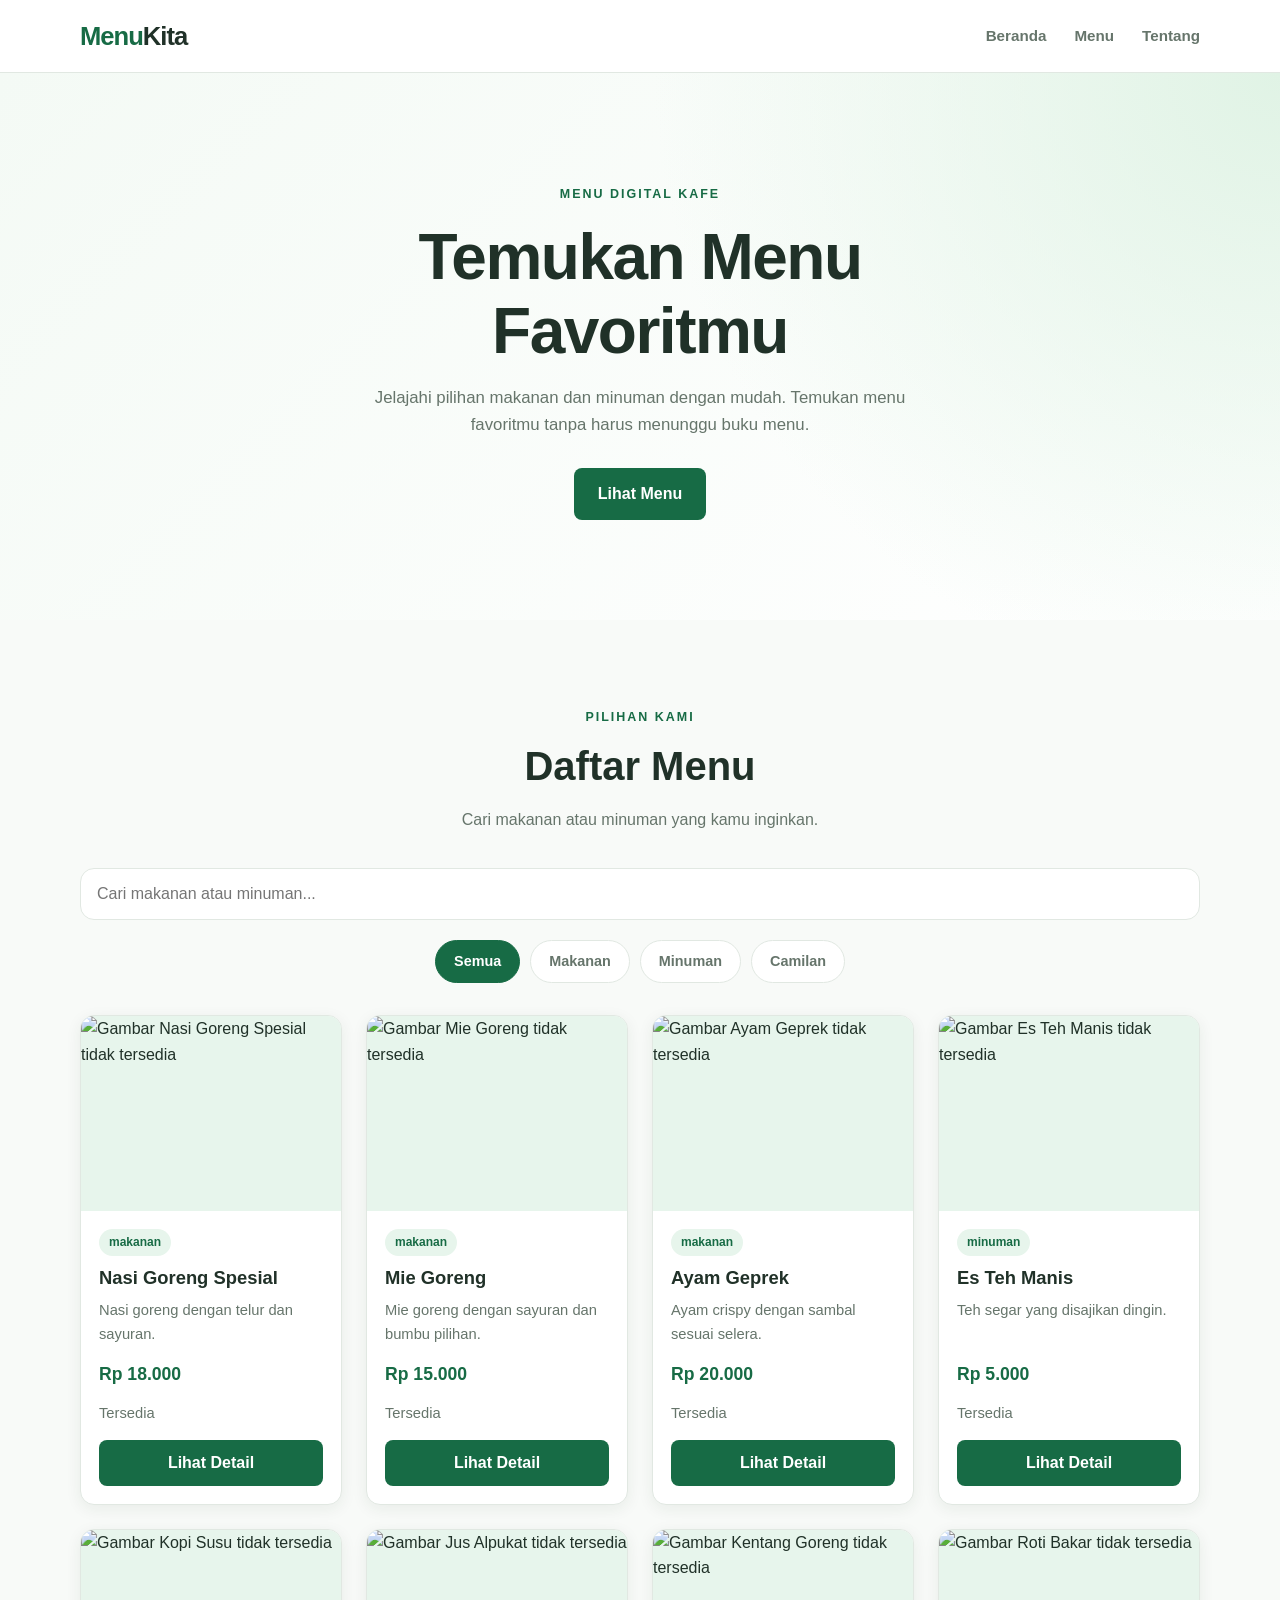
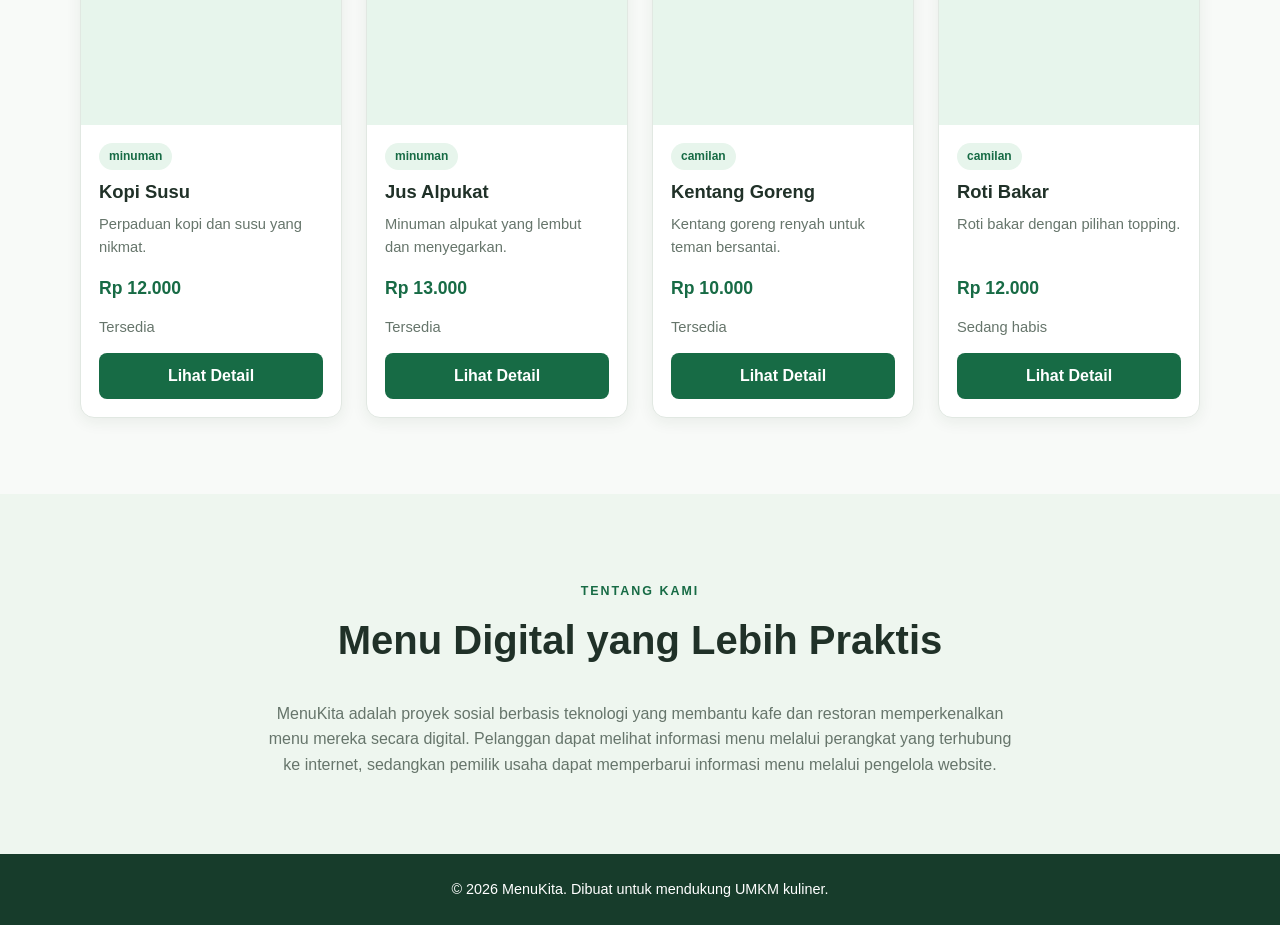
<file: index.html>
<!DOCTYPE html>
<html lang="id">
<head>
    <!-- Pengaturan dasar halaman website -->
    <meta charset="UTF-8">

    <!-- Agar tampilan menyesuaikan ukuran layar HP dan komputer -->
    <meta name="viewport" content="width=device-width, initial-scale=1.0">

    <!-- Deskripsi website untuk mesin pencari -->
    <meta
        name="description"
        content="MenuKita adalah menu digital yang memudahkan pelanggan melihat menu makanan dan minuman kafe."
    >

    <!-- Judul yang muncul pada tab browser -->
    <title>MenuKita | Menu Digital Kafe</title>

    <!-- Menghubungkan file CSS untuk mengatur tampilan website -->
    <link rel="stylesheet" href="style.css">
</head>

<body>

    <!-- ============================= -->
    <!-- BAGIAN 1: HEADER / NAVIGASI   -->
    <!-- ============================= -->

    <header class="header">
        <div class="container header-content">

            <!-- Nama atau logo website -->
            <a href="#beranda" class="logo" aria-label="MenuKita, beranda">
                Menu<span>Kita</span>
            </a>

            <!-- Navigasi menuju bagian-bagian halaman -->
            <nav aria-label="Navigasi utama">
                <ul class="nav-list">
                    <li><a href="#beranda">Beranda</a></li>
                    <li><a href="#menu">Menu</a></li>
                    <li><a href="#tentang">Tentang</a></li>
                </ul>
            </nav>

        </div>
    </header>


    <main>

        <!-- ============================= -->
        <!-- BAGIAN 2: HERO / BERANDA      -->
        <!-- ============================= -->

        <section id="beranda" class="hero">
            <div class="container hero-content">

                <!-- Label kecil di atas judul utama -->
                <p class="hero-label">MENU DIGITAL KAFE</p>

                <!-- Judul utama website -->
                <h1>Temukan Menu Favoritmu</h1>

                <!-- Penjelasan singkat website -->
                <p class="hero-description">
                    Jelajahi pilihan makanan dan minuman dengan mudah.
                    Temukan menu favoritmu tanpa harus menunggu buku menu.
                </p>

                <!-- Tombol untuk menuju daftar menu -->
                <a href="#menu" class="button button-primary">
                    Lihat Menu
                </a>

            </div>
        </section>


        <!-- ============================= -->
        <!-- BAGIAN 3: DAFTAR MENU         -->
        <!-- ============================= -->

        <section id="menu" class="menu-section">
            <div class="container">

                <!-- Judul dan deskripsi bagian menu -->
                <div class="section-heading">
                    <p class="section-label">PILIHAN KAMI</p>
                    <h2>Daftar Menu</h2>
                    <p>
                        Cari makanan atau minuman yang kamu inginkan.
                    </p>
                </div>


                <!-- ============================= -->
                <!-- BAGIAN 4: PENCARIAN MENU      -->
                <!-- ============================= -->

                <div class="menu-controls">

                    <!-- Label membantu pengguna memahami kolom pencarian -->
                    <label for="search-input" class="visually-hidden">
                        Cari menu berdasarkan nama
                    </label>

                    <!--
                        JavaScript akan membaca teks dari kolom ini
                        untuk mencari nama makanan atau minuman.
                    -->
                    <input
                        type="search"
                        id="search-input"
                        class="search-input"
                        placeholder="Cari makanan atau minuman..."
                        autocomplete="off"
                    >

                    <!--
                        Tombol kategori digunakan untuk memfilter menu.
                        Nilai data-category akan dibaca oleh JavaScript.
                    -->
                    <div
                        class="category-list"
                        role="group"
                        aria-label="Filter kategori menu"
                    >
                        <button
                            type="button"
                            class="category-button active"
                            data-category="semua"
                            aria-pressed="true"
                        >
                            Semua
                        </button>

                        <button
                            type="button"
                            class="category-button"
                            data-category="makanan"
                            aria-pressed="false"
                        >
                            Makanan
                        </button>

                        <button
                            type="button"
                            class="category-button"
                            data-category="minuman"
                            aria-pressed="false"
                        >
                            Minuman
                        </button>

                        <button
                            type="button"
                            class="category-button"
                            data-category="camilan"
                            aria-pressed="false"
                        >
                            Camilan
                        </button>
                    </div>

                </div>


                <!-- ============================= -->
                <!-- BAGIAN 5: KARTU PRODUK        -->
                <!-- ============================= -->

                <!--
                    JavaScript akan memasukkan kartu menu
                    ke dalam elemen dengan id="menu-list".

                    Data produk dapat dikelola di file script.js.
                -->
                <div
                    id="menu-list"
                    class="menu-grid"
                    aria-label="Daftar makanan dan minuman"
                    aria-live="polite"
                >
                    <!-- Kartu menu ditampilkan oleh JavaScript -->
                </div>


                <!--
                    Pesan ini ditampilkan jika tidak ada menu
                    yang cocok dengan pencarian atau kategori.
                -->
                <p id="empty-message" class="empty-message" hidden>
                    Menu tidak ditemukan. Coba kata kunci lain.
                </p>

            </div>
        </section>


        <!-- ============================= -->
        <!-- BAGIAN 6: TENTANG MENUKITA    -->
        <!-- ============================= -->

        <section id="tentang" class="about-section">
            <div class="container">

                <div class="section-heading">
                    <p class="section-label">TENTANG KAMI</p>
                    <h2>Menu Digital yang Lebih Praktis</h2>
                </div>

                <p class="about-description">
                    MenuKita adalah proyek sosial berbasis teknologi
                    yang membantu kafe dan restoran memperkenalkan
                    menu mereka secara digital. Pelanggan dapat
                    melihat informasi menu melalui perangkat yang
                    terhubung ke internet, sedangkan pemilik usaha
                    dapat memperbarui informasi menu melalui pengelola
                    website.
                </p>

            </div>
        </section>

    </main>


    <!-- ============================= -->
    <!-- BAGIAN 7: FOOTER              -->
    <!-- ============================= -->

    <footer class="footer">
        <div class="container">

            <!-- Tahun akan diperbarui secara otomatis oleh JavaScript -->
            <p>
                &copy; <span id="current-year">2026</span> MenuKita.
                Dibuat untuk mendukung UMKM kuliner.
            </p>

        </div>
    </footer>


    <!-- ============================= -->
    <!-- BAGIAN 8: FILE JAVASCRIPT     -->
    <!-- ============================= -->

    <!--
        File JavaScript diletakkan di akhir body agar elemen HTML
        sudah tersedia saat JavaScript mulai dijalankan.
    -->
    <script src="script.js"></script>

</body>
</html>
</file>
<file: style.css>
/* =========================================
   MENUKITA - STYLE.CSS
   Mengatur tampilan website menu digital
   ========================================= */


/* =========================================
   1. PENGATURAN DASAR
   ========================================= */

/* Mengatur warna dan nilai utama website */
:root {
    --primary-color: #176b45;
    --primary-hover: #105536;
    --accent-color: #e7f5ec;

    --background-color: #f8faf8;
    --surface-color: #ffffff;

    --text-color: #203128;
    --muted-color: #66756b;
    --border-color: #e1e8e2;

    --radius-small: 8px;
    --radius-medium: 14px;
    --radius-large: 22px;

    --shadow-card: 0 4px 16px rgba(25, 55, 35, 0.07);
}

/* Menghitung ukuran elemen secara lebih mudah */
* {
    box-sizing: border-box;
}

/* Mengatur perilaku gulir halaman */
html {
    scroll-behavior: smooth;
    scroll-padding-top: 90px;
}

/* Mengatur tampilan dasar seluruh halaman */
body {
    margin: 0;
    font-family: Arial, Helvetica, sans-serif;
    background-color: var(--background-color);
    color: var(--text-color);
    line-height: 1.6;
}

/* Membuat gambar tidak melebihi ukuran wadahnya */
img {
    display: block;
    max-width: 100%;
}

/* Membuat tombol dan kolom input menggunakan font yang sama */
button,
input {
    font: inherit;
}

/* Menghilangkan garis bawah pada tautan */
a {
    color: inherit;
    text-decoration: none;
}

/* Wadah utama agar konten tidak terlalu lebar */
.container {
    width: min(1120px, 90%);
    margin-inline: auto;
}

/* Menyembunyikan teks secara visual,
   tetapi tetap dapat dibaca oleh pembaca layar */
.visually-hidden {
    position: absolute;
    width: 1px;
    height: 1px;
    padding: 0;
    margin: -1px;
    overflow: hidden;
    clip-path: inset(50%);
    white-space: nowrap;
    border: 0;
}


/* =========================================
   2. HEADER DAN NAVIGASI
   ========================================= */

.header {
    position: sticky;
    top: 0;
    z-index: 100;
    background-color: var(--surface-color);
    border-bottom: 1px solid var(--border-color);
}

.header-content {
    min-height: 72px;
    display: flex;
    align-items: center;
    justify-content: space-between;
    gap: 24px;
}

/* Tampilan nama website */
.logo {
    font-size: 1.6rem;
    font-weight: 800;
    letter-spacing: -1px;
    color: var(--primary-color);
}

/* Warna bagian kedua logo */
.logo span {
    color: var(--text-color);
}

/* Menghilangkan bullet pada daftar navigasi */
.nav-list {
    display: flex;
    align-items: center;
    gap: 28px;
    list-style: none;
    padding: 0;
    margin: 0;
}

/* Tampilan tautan navigasi */
.nav-list a {
    color: var(--muted-color);
    font-size: 0.95rem;
    font-weight: 600;
    transition: color 0.2s ease;
}

/* Warna ketika tautan disentuh atau diarahkan */
.nav-list a:hover {
    color: var(--primary-color);
}


/* =========================================
   3. BAGIAN BERANDA / HERO
   ========================================= */

.hero {
    padding: 100px 0;
    text-align: center;

    /* Latar belakang lembut bernuansa hijau */
    background:
        radial-gradient(
            circle at top right,
            #e0f3e5,
            transparent 45%
        ),
        linear-gradient(
            135deg,
            #f4faf5,
            #ffffff
        );
}

.hero-content {
    max-width: 760px;
}

/* Label kecil di atas judul */
.hero-label,
.section-label {
    color: var(--primary-color);
    font-size: 0.78rem;
    font-weight: 800;
    letter-spacing: 2px;
}

/* Judul utama */
.hero h1 {
    max-width: 720px;
    margin: 16px auto;
    font-size: clamp(2.2rem, 5vw, 4rem);
    line-height: 1.15;
    letter-spacing: -1.5px;
}

/* Deskripsi di bawah judul */
.hero-description {
    max-width: 600px;
    margin: 0 auto 30px;
    color: var(--muted-color);
    font-size: 1.05rem;
}

/* Gaya umum tombol */
.button {
    display: inline-flex;
    justify-content: center;
    align-items: center;
    padding: 13px 24px;
    border: 0;
    border-radius: var(--radius-small);
    font-weight: 700;
    cursor: pointer;
    transition:
        background-color 0.2s ease,
        transform 0.2s ease;
}

/* Tombol utama */
.button-primary {
    background-color: var(--primary-color);
    color: #ffffff;
}

.button-primary:hover {
    background-color: var(--primary-hover);
    transform: translateY(-2px);
}


/* =========================================
   4. JUDUL BAGIAN
   ========================================= */

.menu-section,
.about-section {
    padding: 76px 0;
}

/* Mengatur judul dan deskripsi bagian */
.section-heading {
    max-width: 680px;
    margin: 0 auto 36px;
    text-align: center;
}

.section-heading h2 {
    margin: 8px 0;
    font-size: clamp(1.8rem, 4vw, 2.5rem);
    line-height: 1.25;
}

.section-heading > p:last-child {
    color: var(--muted-color);
}


/* =========================================
   5. PENCARIAN DAN KATEGORI
   ========================================= */

.menu-controls {
    margin-bottom: 32px;
}

/* Kolom pencarian */
.search-input {
    display: block;
    width: 100%;
    min-height: 50px;
    padding: 12px 16px;

    color: var(--text-color);
    background-color: var(--surface-color);

    border: 1px solid var(--border-color);
    border-radius: var(--radius-medium);
    outline: none;

    transition:
        border-color 0.2s ease,
        box-shadow 0.2s ease;
}

/* Efek ketika kolom pencarian aktif */
.search-input:focus {
    border-color: var(--primary-color);
    box-shadow: 0 0 0 3px rgba(23, 107, 69, 0.12);
}

/* Wadah tombol kategori */
.category-list {
    display: flex;
    flex-wrap: wrap;
    justify-content: center;
    gap: 10px;
    margin-top: 20px;
}

/* Tampilan tombol kategori */
.category-button {
    padding: 9px 18px;
    background-color: var(--surface-color);
    color: var(--muted-color);

    border: 1px solid var(--border-color);
    border-radius: 999px;

    font-size: 0.9rem;
    font-weight: 700;
    cursor: pointer;

    transition:
        background-color 0.2s ease,
        color 0.2s ease,
        border-color 0.2s ease;
}

/* Efek ketika kursor diarahkan ke tombol */
.category-button:hover {
    border-color: var(--primary-color);
    color: var(--primary-color);
}

/* Tampilan kategori yang sedang dipilih */
.category-button.active {
    background-color: var(--primary-color);
    border-color: var(--primary-color);
    color: #ffffff;
}

/* Fokus keyboard untuk navigasi yang aksesibel */
button:focus-visible,
a:focus-visible,
input:focus-visible {
    outline: 3px solid #8bc9a5;
    outline-offset: 3px;
}


/* =========================================
   6. KARTU DAFTAR MENU
   ========================================= */

/* Grid untuk menyusun kartu produk */
.menu-grid {
    display: grid;

    /* Membuat kolom menyesuaikan lebar layar */
    grid-template-columns:
        repeat(auto-fit, minmax(min(100%, 240px), 1fr));

    gap: 24px;
    align-items: stretch;
}

/* Kotak setiap produk */
.menu-card {
    display: flex;
    flex-direction: column;
    min-width: 0;

    background-color: var(--surface-color);
    border: 1px solid var(--border-color);
    border-radius: var(--radius-medium);
    overflow: hidden;

    box-shadow: var(--shadow-card);

    transition:
        transform 0.2s ease,
        box-shadow 0.2s ease;
}

/* Efek kartu saat diarahkan */
.menu-card:hover {
    transform: translateY(-4px);
    box-shadow: 0 10px 26px rgba(25, 55, 35, 0.12);
}

/* Area foto produk */
.menu-card img {
    width: 100%;
    aspect-ratio: 4 / 3;
    object-fit: cover;
    background-color: var(--accent-color);
}

/* Konten teks di dalam kartu */
.menu-card-content {
    display: flex;
    flex-direction: column;
    flex: 1;
    align-items: flex-start;

    padding: 18px;
}

/* Nama produk */
.menu-card h3 {
    margin: 0 0 8px;
    font-size: 1.15rem;
    line-height: 1.35;
}

/* Deskripsi produk */
.menu-card p {
    margin: 0 0 14px;
    color: var(--muted-color);
    font-size: 0.92rem;
}

/* Harga produk */
.menu-price {
    margin-top: auto;
    margin-bottom: 14px;
    color: var(--primary-color);
    font-size: 1.1rem;
    font-weight: 800;
}

/* Label kategori pada kartu */
.menu-category {
    display: inline-block;
    margin-bottom: 10px;
    padding: 4px 10px;

    background-color: var(--accent-color);
    color: var(--primary-color);

    border-radius: 999px;
    font-size: 0.75rem;
    font-weight: 700;
}

/* Tombol detail produk */
.menu-detail-button {
    width: 100%;
    padding: 10px 14px;

    background-color: var(--primary-color);
    color: #ffffff;

    border: none;
    border-radius: var(--radius-small);

    font-weight: 700;
    cursor: pointer;

    transition: background-color 0.2s ease;
}

.menu-detail-button:hover {
    background-color: var(--primary-hover);
}

/* Tampilan ketika menu tidak ditemukan */
.empty-message {
    padding: 28px 16px;
    text-align: center;
    color: var(--muted-color);
}


/* =========================================
   7. BAGIAN TENTANG KAMI
   ========================================= */

.about-section {
    background-color: #eef6ef;
}

/* Paragraf penjelasan MenuKita */
.about-description {
    max-width: 760px;
    margin: 0 auto;
    color: var(--muted-color);
    text-align: center;
}


/* =========================================
   8. FOOTER
   ========================================= */

.footer {
    padding: 24px 0;
    background-color: #173c2b;
    color: #ffffff;
    text-align: center;
}

/* Mengatur jarak paragraf footer */
.footer p {
    margin: 0;
    font-size: 0.9rem;
}


/* =========================================
   9. RESPONSIVE DESIGN
   Tampilan untuk tablet dan HP
   ========================================= */

/* Pengaturan untuk layar tablet dan perangkat lebih kecil */
@media (max-width: 768px) {

    .header-content {
        min-height: 64px;
        gap: 16px;
    }

    .logo {
        font-size: 1.4rem;
    }

    .nav-list {
        gap: 14px;
    }

    .nav-list a {
        font-size: 0.85rem;
    }

    .hero {
        padding: 76px 0;
    }

    .menu-section,
    .about-section {
        padding: 56px 0;
    }

    .menu-grid {
        gap: 18px;
    }
}

/* Pengaturan khusus layar HP */
@media (max-width: 480px) {

    .container {
        width: 92%;
    }

    .header-content {
        flex-direction: column;
        justify-content: center;
        padding: 14px 0;
        gap: 10px;
    }

    .nav-list {
        gap: 22px;
    }

    .hero {
        padding: 60px 0;
    }

    .hero-description {
        font-size: 0.95rem;
    }

    .section-heading {
        margin-bottom: 28px;
    }

    .category-list {
        gap: 8px;
    }

    .category-button {
        padding: 8px 13px;
        font-size: 0.82rem;
    }

    .menu-grid {
        grid-template-columns: 1fr;
        gap: 20px;
    }

    .menu-card img {
        aspect-ratio: 16 / 10;
    }
}

/* =========================================
   AKHIR STYLE.CSS
   ========================================= */
</file>
